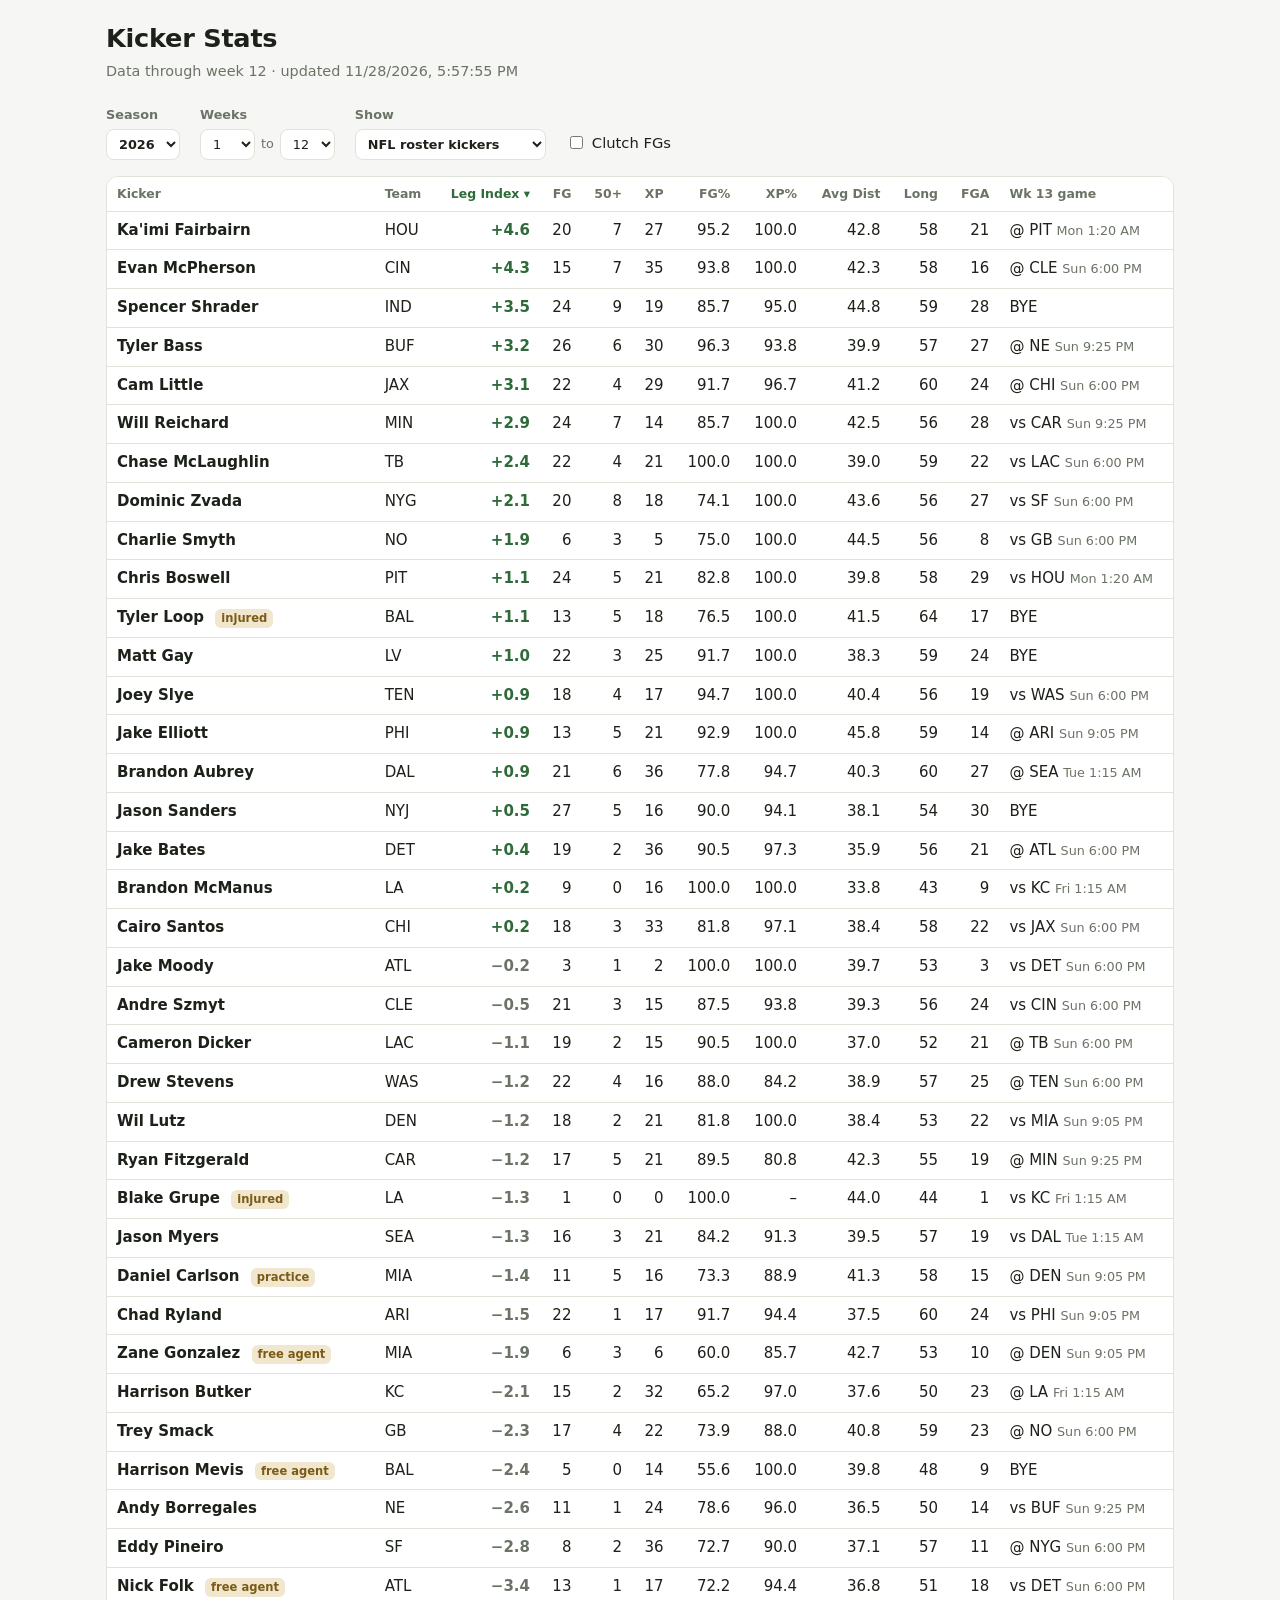
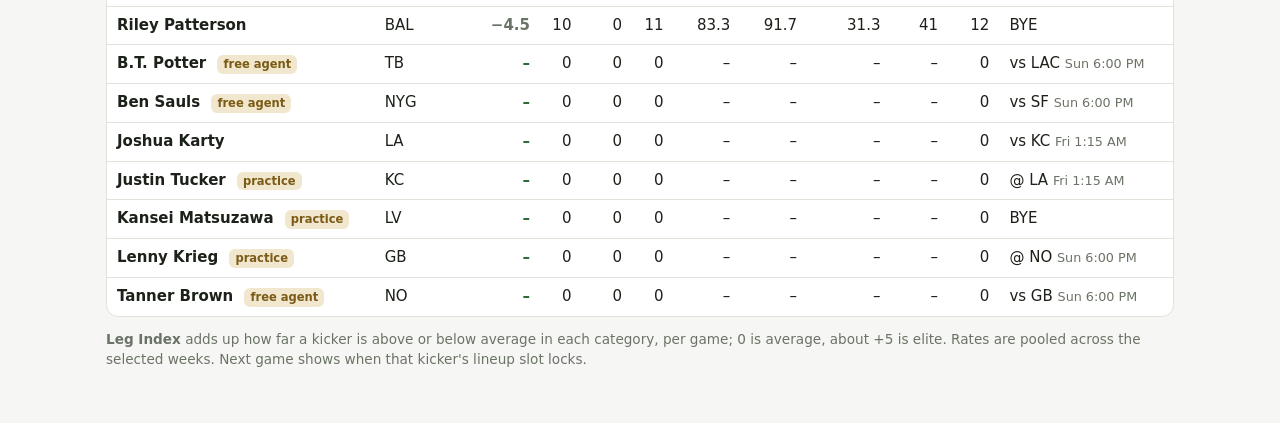
<file: stats.html>
<!doctype html>
<html lang="en">
<head>
  <meta charset="utf-8">
  <meta name="viewport" content="width=device-width, initial-scale=1">
  <title>Kicker Stats</title>
  <link rel="stylesheet" href="css/app.css">
</head>
<body>
  <header class="top">
    <h1>Kicker Stats</h1>
    <p class="sub" id="updated"></p>
  </header>

  <main>
    <section class="controls">
      <label>Season
        <select id="season">
          <option value="2026">2026</option>
          <option value="2025">2025</option>
          <option value="2024">2024</option>
        </select>
      </label>
      <label>Weeks
        <span class="range">
          <select id="from"></select> to <select id="to"></select>
        </span>
      </label>
      <label>Show
        <select id="show">
          <option value="rostered">NFL roster kickers</option>
          <option value="all">Everyone who kicked</option>
        </select>
      </label>
      <label class="check"><input type="checkbox" id="clutch"> Clutch FGs</label>
    </section>

    <div class="table-wrap">
      <table id="table">
        <thead></thead>
        <tbody></tbody>
      </table>
    </div>
    <p class="note"><b>Leg Index</b> adds up how far a kicker is above or below average in each category, per game; 0 is average, about +5 is elite. Rates are pooled across the selected weeks. Next game shows when that kicker's lineup slot locks.</p>
  </main>

  <script type="module" src="js/stats.js"></script>
</body>
</html>
</file>
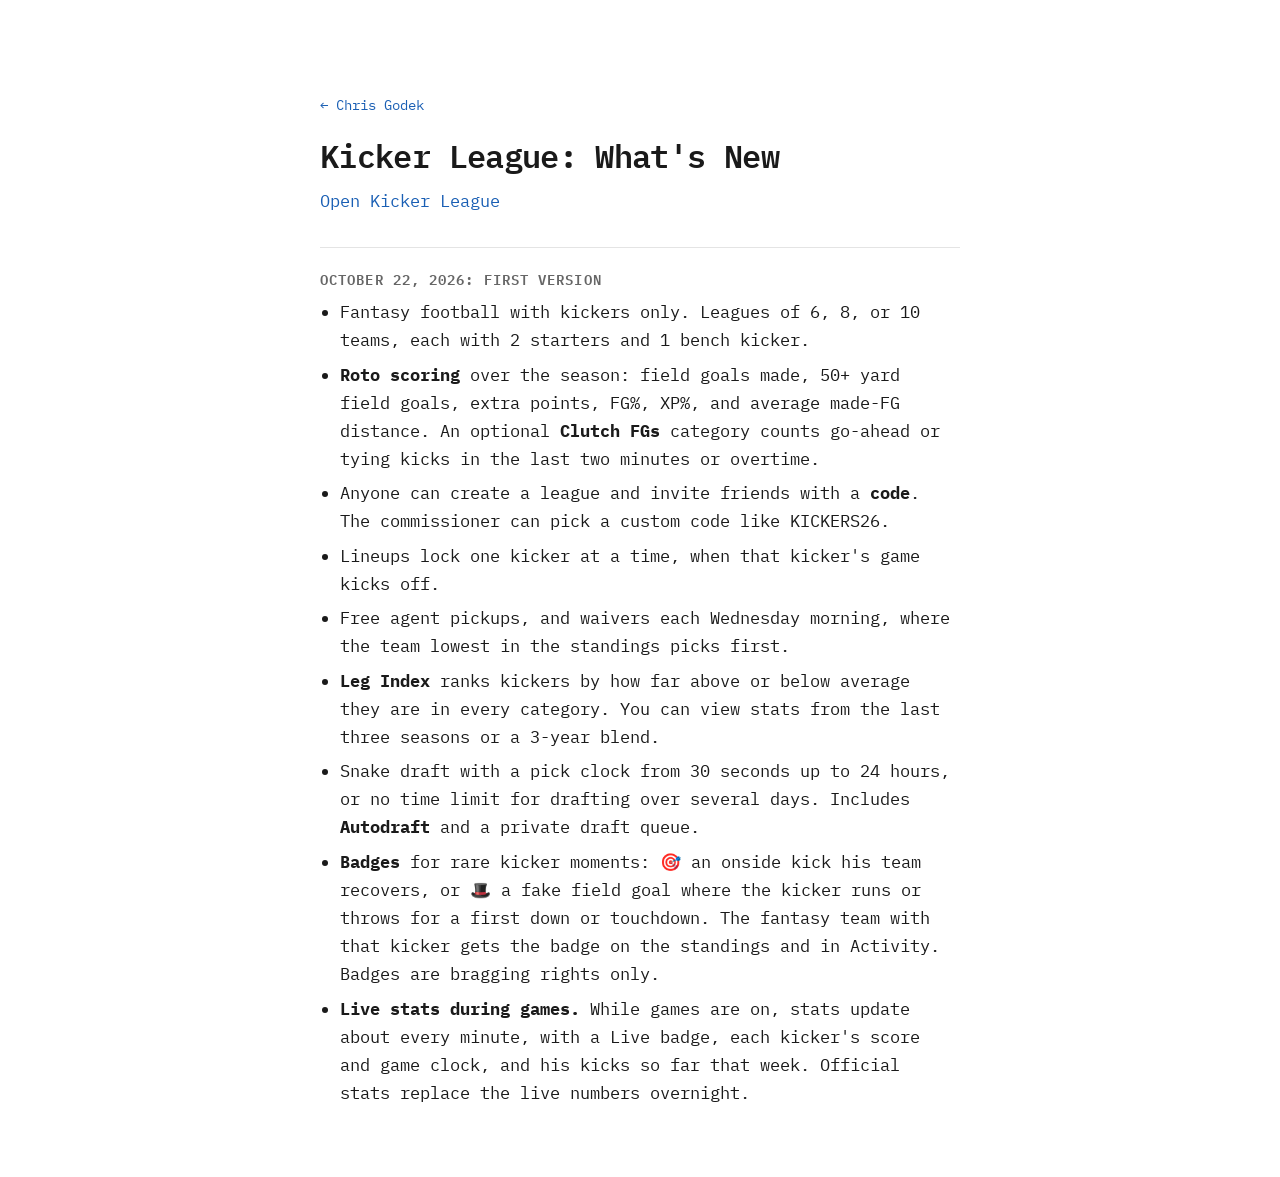
<file: updates.html>
<!DOCTYPE html>
<html lang="en">
<head>
  <meta charset="UTF-8">
  <meta name="viewport" content="width=device-width, initial-scale=1.0">
  <title>Kicker League Updates</title>
  <link rel="preconnect" href="https://fonts.googleapis.com">
  <link rel="preconnect" href="https://fonts.gstatic.com" crossorigin>
  <link href="https://fonts.googleapis.com/css2?family=IBM+Plex+Mono:ital,wght@0,400;0,600;1,400&display=swap" rel="stylesheet">
  <style>
    :root { --bg: #ffffff; --text: #1a1a1a; --muted: #666; --link: #1a5fb4; --rule: #e4e4e4; }
    @media (prefers-color-scheme: dark) {
      :root { --bg: #121212; --text: #eaeaea; --muted: #9a9a9a; --link: #78aeed; --rule: #2c2c2c; }
    }
    body {
      margin: 0;
      background: var(--bg);
      color: var(--text);
      font: 17px/1.65 "IBM Plex Mono", ui-monospace, Menlo, monospace;
    }
    main { max-width: 640px; margin: 0 auto; padding: 10vh 16px 64px; }
    .back { font-size: 0.9rem; }
    h1 { font-size: 2rem; font-weight: 600; margin: 0.75rem 0 0.25rem; letter-spacing: -0.02em; }
    .intro { color: var(--muted); margin: 0 0 2rem; }
    section { border-top: 1px solid var(--rule); padding-top: 1.25rem; margin-top: 1.5rem; }
    h2 { font-size: 0.85rem; font-weight: 600; text-transform: uppercase; letter-spacing: 0.08em; color: var(--muted); margin: 0 0 0.5rem; }
    ul { margin: 0; padding-left: 1.2em; }
    li { margin: 0.4rem 0; }
    a { color: var(--link); text-decoration: none; }
    a:hover { text-decoration: underline; }
  </style>
</head>
<body>
  <main>
    <a class="back" href="/">← Chris Godek</a>
    <h1>Kicker League: What's New</h1>
    <p class="intro"><a href="./">Open Kicker League</a></p>

    <!-- Newest first. Add a new <section> at the top for each update. -->
    <section>
      <h2>October 22, 2026: First version</h2>
      <ul>
        <li>Fantasy football with kickers only. Leagues of 6, 8, or 10 teams, each with 2 starters and 1 bench kicker.</li>
        <li><b>Roto scoring</b> over the season: field goals made, 50+ yard field goals, extra points, FG%, XP%, and average made-FG distance. An optional <b>Clutch FGs</b> category counts go-ahead or tying kicks in the last two minutes or overtime.</li>
        <li>Anyone can create a league and invite friends with a <b>code</b>. The commissioner can pick a custom code like KICKERS26.</li>
        <li>Lineups lock one kicker at a time, when that kicker's game kicks off.</li>
        <li>Free agent pickups, and waivers each Wednesday morning, where the team lowest in the standings picks first.</li>
        <li><b>Leg Index</b> ranks kickers by how far above or below average they are in every category. You can view stats from the last three seasons or a 3-year blend.</li>
        <li>Snake draft with a pick clock from 30 seconds up to 24 hours, or no time limit for drafting over several days. Includes <b>Autodraft</b> and a private draft queue.</li>
        <li><b>Badges</b> for rare kicker moments: 🎯 an onside kick his team recovers, or 🎩 a fake field goal where the kicker runs or throws for a first down or touchdown. The fantasy team with that kicker gets the badge on the standings and in Activity. Badges are bragging rights only.</li>
        <li><b>Live stats during games.</b> While games are on, stats update about every minute, with a Live badge, each kicker's score and game clock, and his kicks so far that week. Official stats replace the live numbers overnight.</li>
      </ul>
    </section>
  </main>
</body>
</html>
</file>
<file: css/app.css>
:root {
  --bg: #f6f7f4;
  --surface: #ffffff;
  --text: #1c2119;
  --muted: #6b7366;
  --line: #dfe3da;
  --accent: #2f6b3a;
  --accent-soft: #e4efe2;
  --tag: #f1e7cf;
  --tag-text: #7a5a14;
}
@media (prefers-color-scheme: dark) {
  :root {
    --bg: #141712;
    --surface: #1c201a;
    --text: #e6e9e2;
    --muted: #98a090;
    --line: #2e342b;
    --accent: #7cc489;
    --accent-soft: #23301f;
    --tag: #3a3220;
    --tag-text: #e2c47a;
  }
}

* { box-sizing: border-box; }
body {
  margin: 0;
  background: var(--bg);
  color: var(--text);
  font: 15px/1.45 system-ui, -apple-system, "Segoe UI", sans-serif;
}
.top { padding: 20px 16px 8px; max-width: 1100px; margin: 0 auto; }
.top h1 { margin: 0; font-size: 1.6rem; letter-spacing: -0.01em; }
.sub { margin: 4px 0 0; color: var(--muted); font-size: 0.9rem; }
main { max-width: 1100px; margin: 0 auto; padding: 8px 16px 40px; }

.controls { display: flex; flex-wrap: wrap; gap: 12px 20px; align-items: end; margin: 8px 0 16px; }
.controls label { display: flex; flex-direction: column; gap: 4px; font-size: 0.8rem; color: var(--muted); font-weight: 600; }
.controls label.check { flex-direction: row; align-items: center; gap: 6px; padding-bottom: 6px; }
.range { display: flex; align-items: center; gap: 6px; color: var(--muted); font-weight: 400; }
select {
  font: inherit; color: var(--text); background: var(--surface);
  border: 1px solid var(--line); border-radius: 8px; padding: 6px 8px;
}

.table-wrap { overflow-x: auto; background: var(--surface); border: 1px solid var(--line); border-radius: 12px; }
table { border-collapse: collapse; width: 100%; font-variant-numeric: tabular-nums; }
th, td { padding: 8px 10px; text-align: left; border-bottom: 1px solid var(--line); white-space: nowrap; }
th { font-size: 0.78rem; color: var(--muted); font-weight: 600; position: sticky; top: 0; background: var(--surface); }
th[data-sort] { cursor: pointer; user-select: none; }
th.sorted { color: var(--accent); }
tbody tr:last-child td { border-bottom: 0; }
tbody tr:hover { background: var(--accent-soft); }
td.num, th[data-sort]:not([data-sort="name"]) { text-align: right; }
td.name { font-weight: 600; }
.muted { color: var(--muted); font-size: 0.85em; }
.tag {
  display: inline-block; margin-left: 6px; padding: 1px 6px; border-radius: 6px;
  background: var(--tag); color: var(--tag-text); font-size: 0.72rem; font-weight: 600;
}
.note { color: var(--muted); font-size: 0.85rem; }

/* ---------- App shell ---------- */
[hidden] { display: none !important; }
:root { --danger: #b3261e; --ok: #2f6b3a; --radius: 12px; }
@media (prefers-color-scheme: dark) { :root { --danger: #f2a49d; --ok: #7cc489; } }

.bar {
  display: flex; align-items: center; justify-content: space-between; gap: 12px; flex-wrap: wrap;
  padding: 12px 16px; border-bottom: 1px solid var(--line); background: var(--surface);
}
.brand { font-weight: 800; font-size: 1.1rem; color: var(--text); text-decoration: none; letter-spacing: -0.01em; }
.brand::before { content: "🏈 "; }
#nav { display: flex; align-items: center; gap: 14px; font-size: 0.9rem; }
#nav .who { max-width: 200px; overflow: hidden; text-overflow: ellipsis; white-space: nowrap; }
a { color: var(--accent); }

#app { max-width: 1100px; margin: 0 auto; padding: 16px 16px 60px; }
.page-head h1 { margin: 8px 0 2px; font-size: 1.6rem; letter-spacing: -0.01em; }
.page-head p { margin: 0 0 14px; }
.hero { max-width: 640px; margin: 24px auto 20px; text-align: center; }
.hero h1 { font-size: clamp(1.8rem, 5vw, 2.6rem); margin: 0 0 8px; letter-spacing: -0.02em; }
.hero p { color: var(--muted); margin: 0; }

h2 { font-size: 1.15rem; margin: 0 0 8px; }
h3 { font-size: 1rem; margin: 0 0 8px; }
h3.section { font-size: 0.78rem; text-transform: uppercase; letter-spacing: 0.06em; color: var(--muted); margin: 18px 0 6px; }
.small { font-size: 0.82rem; }

.card { background: var(--surface); border: 1px solid var(--line); border-radius: var(--radius); padding: 16px; margin-bottom: 16px; }
.card.narrow { max-width: 440px; margin: 0 auto 16px; }
.card-head { display: flex; justify-content: space-between; align-items: baseline; gap: 12px; flex-wrap: wrap; }
.grid-2 { display: grid; grid-template-columns: repeat(auto-fit, minmax(300px, 1fr)); gap: 16px; align-items: start; }
.grid-2 > .card { margin-bottom: 0; }
.grid-2 + .grid-2 { margin-top: 16px; }
.stack { display: flex; flex-direction: column; gap: 12px; }
.row { display: flex; flex-wrap: wrap; gap: 10px; align-items: end; }
.callout { background: var(--accent-soft); padding: 10px 12px; border-radius: 8px; margin-top: 0; }

/* ---------- Forms & buttons ---------- */
label { display: flex; flex-direction: column; gap: 4px; font-size: 0.82rem; font-weight: 600; color: var(--muted); }
label.check, label.radio { flex-direction: row; align-items: center; gap: 8px; font-weight: 500; color: var(--text); font-size: 0.92rem; }
label.radio { padding: 6px 0; }
input:not([type=checkbox]):not([type=radio]) {
  font: inherit; color: var(--text); background: var(--bg); border: 1px solid var(--line);
  border-radius: 8px; padding: 8px 10px; min-width: 0;
}
input:focus, select:focus, button:focus-visible { outline: 2px solid var(--accent); outline-offset: 1px; }
button {
  font: inherit; font-size: 0.9rem; font-weight: 600; cursor: pointer;
  color: var(--text); background: var(--surface); border: 1px solid var(--line); border-radius: 8px; padding: 7px 12px;
}
button:hover:not(:disabled) { border-color: var(--accent); }
button:disabled { opacity: 0.5; cursor: default; }
button.primary { background: var(--accent); border-color: var(--accent); color: var(--surface); }
button.danger { color: var(--danger); border-color: var(--danger); }
button.link { background: none; border: 0; padding: 0; color: var(--accent); font-weight: 500; }
button.link.danger { color: var(--danger); }
button.icon { padding: 2px 8px; }
.copy { display: flex; gap: 8px; }
.copy input { flex: 1; font-size: 0.85rem; }

/* ---------- Tabs ---------- */
.tabs { display: flex; gap: 4px; overflow-x: auto; border-bottom: 1px solid var(--line); margin-bottom: 16px; scrollbar-width: none; }
.tab {
  padding: 8px 12px; border: 0; border-bottom: 2px solid transparent; border-radius: 0; background: none;
  color: var(--muted); text-decoration: none; font-weight: 600; font-size: 0.92rem; white-space: nowrap;
}
.tab.active { color: var(--accent); border-bottom-color: var(--accent); }
.tabs.small { margin-bottom: 14px; }
.acting { flex-direction: row; align-items: center; gap: 8px; margin: -4px 0 14px; }

/* ---------- Leagues ---------- */
.league-list { display: grid; gap: 10px; margin-bottom: 20px; }
.league-card { display: block; text-decoration: none; color: var(--text); margin: 0; }
.league-card:hover { border-color: var(--accent); }
.league-card > div:first-child { display: flex; align-items: center; gap: 8px; margin-bottom: 2px; }

.pill {
  display: inline-block; padding: 1px 8px; border-radius: 999px; font-size: 0.72rem; font-weight: 700;
  background: var(--accent-soft); color: var(--accent); text-transform: capitalize; vertical-align: middle;
}
.pill.setup, .pill.lost, .pill.drop, .pill.cancelled { background: var(--tag); color: var(--tag-text); }
.pill.invalid { background: none; color: var(--danger); border: 1px solid var(--danger); }

/* ---------- Kicker rows ---------- */
.kicker-row {
  display: grid; grid-template-columns: minmax(0, 1.4fr) minmax(0, 1fr) auto; gap: 10px; align-items: center;
  padding: 10px 0; border-top: 1px solid var(--line);
}
.kicker-row.empty { min-height: 56px; }
.kicker-row .who .muted { font-size: 0.85rem; }
.kicker-row .line { font-size: 0.85rem; font-variant-numeric: tabular-nums; }
.kicker-row .actions { display: flex; gap: 6px; }
.lock { color: var(--tag-text); font-weight: 700; }
@media (max-width: 560px) {
  .kicker-row { grid-template-columns: 1fr auto; }
  .kicker-row .line { grid-column: 1; grid-row: 2; }
  .kicker-row .actions { grid-row: 1 / span 2; grid-column: 2; }
}
.chips { display: flex; flex-wrap: wrap; gap: 8px; }
.chip { font-weight: 500; }

/* ---------- Tables ---------- */
.table-wrap.flat { border: 0; border-radius: 0; }
table.standings td { vertical-align: top; }
.pts { font-size: 0.72rem; color: var(--accent); font-weight: 700; }
td.total { font-weight: 800; font-size: 1.05rem; }
tr.mine td, li.mine { background: var(--accent-soft); }
.under { text-decoration: underline dotted var(--tag-text); color: var(--tag-text); }
th.sortable { cursor: pointer; user-select: none; }
.controls .muted { padding-bottom: 6px; }

/* ---------- Draft ---------- */
.clock { display: flex; justify-content: space-between; align-items: center; gap: 12px; }
.clock h2 { margin: 2px 0 0; }
.clock.yours { border-color: var(--accent); box-shadow: 0 0 0 2px var(--accent-soft); }
.timer { font-size: 2rem; font-weight: 800; font-variant-numeric: tabular-nums; }
.timer.urgent { color: var(--danger); }
table.board { margin-bottom: 0; }
.board td, .board th { text-align: center; min-width: 110px; }
.board td:first-child, .board th:first-child { min-width: 36px; color: var(--muted); }
.board td.live { outline: 2px solid var(--accent); outline-offset: -2px; background: var(--accent-soft); }
.board td.auto { font-style: italic; }
.table-wrap + .card { margin-top: 16px; }

/* ---------- Lists ---------- */
ol.claims, ol.teams { padding-left: 20px; margin: 8px 0; }
ol.claims li, ol.teams li { padding: 6px 0; }
ol.claims li > span:first-child, ol.teams li > span:first-child { margin-right: 8px; }
ol.claims li, ol.teams li { display: list-item; }
ol.claims .actions, ol.teams .actions { float: right; display: inline-flex; gap: 6px; align-items: center; }
ul.plain { list-style: none; padding: 0; margin: 0; }
ul.plain li { padding: 7px 0; border-top: 1px solid var(--line); }
ul.plain li:first-child { border-top: 0; }

/* ---------- Dialog & toast ---------- */
dialog {
  border: 1px solid var(--line); border-radius: var(--radius); padding: 18px; background: var(--surface); color: var(--text);
  width: min(420px, calc(100vw - 32px));
}
dialog::backdrop { background: rgb(0 0 0 / 0.45); }
dialog h3 { font-size: 1.05rem; }
.dialog-body:empty { display: none; }
.dialog-actions { display: flex; flex-wrap: wrap; justify-content: flex-end; gap: 8px; margin-top: 14px; }
#toast {
  position: fixed; left: 50%; bottom: 20px; transform: translate(-50%, 20px); opacity: 0; pointer-events: none;
  background: var(--text); color: var(--bg); padding: 10px 16px; border-radius: 10px; font-weight: 600;
  max-width: calc(100vw - 32px); transition: opacity 0.2s, transform 0.2s; z-index: 10;
}
#toast.show { opacity: 1; transform: translate(-50%, 0); }
#toast.error { background: var(--danger); color: #fff; }
.invite-code {
  font: 800 2rem/1.1 ui-monospace, "SF Mono", Menlo, monospace; letter-spacing: 0.12em;
  padding: 12px 14px; margin: 4px 0 12px; border: 2px dashed var(--line); border-radius: 10px;
  text-align: center; color: var(--accent); user-select: all; word-break: break-all;
}
#codeform { margin-top: 14px; }
#codeform label { flex: 1; min-width: 160px; }
td.score { font-weight: 700; }
td.score.pos { color: var(--accent); }
td.score.neg { color: var(--muted); }
.card-head .controls { margin: 0; }
.draft-cols { display: grid; grid-template-columns: minmax(260px, 1fr) minmax(0, 2.2fr); gap: 16px; align-items: start; }
.draft-cols > .card { margin: 0; min-width: 0; }
@media (max-width: 860px) { .draft-cols { grid-template-columns: minmax(0, 1fr); } }
.actions-cell { white-space: nowrap; text-align: right; }
.actions-cell button + button { margin-left: 6px; }
label.switch { font-size: 0.9rem; }
.draft-cols + .card, .table-wrap + .draft-cols { margin-top: 16px; }
.live-badge {
  display: inline-block; margin-left: 6px; padding: 1px 8px; border-radius: 999px;
  background: var(--danger); color: #fff; font-size: 0.75rem; font-weight: 700; letter-spacing: 0.02em;
  animation: live-pulse 2s ease-in-out infinite;
}
.live-text { color: var(--danger); font-weight: 700; }
.week-line { color: var(--text); font-weight: 600; }
.week-line.is-live::before { content: "● "; color: var(--danger); }
@keyframes live-pulse { 50% { opacity: 0.55; } }
@media (prefers-reduced-motion: reduce) { .live-badge { animation: none; } }
.badge { cursor: default; font-size: 0.95rem; }
.badge.big { font-size: 1.3rem; margin-right: 4px; vertical-align: -2px; }
.pill.badge { font-size: 0.72rem; background: var(--tag); color: var(--tag-text); }
ul.badges li { padding: 9px 0; }
</file>
